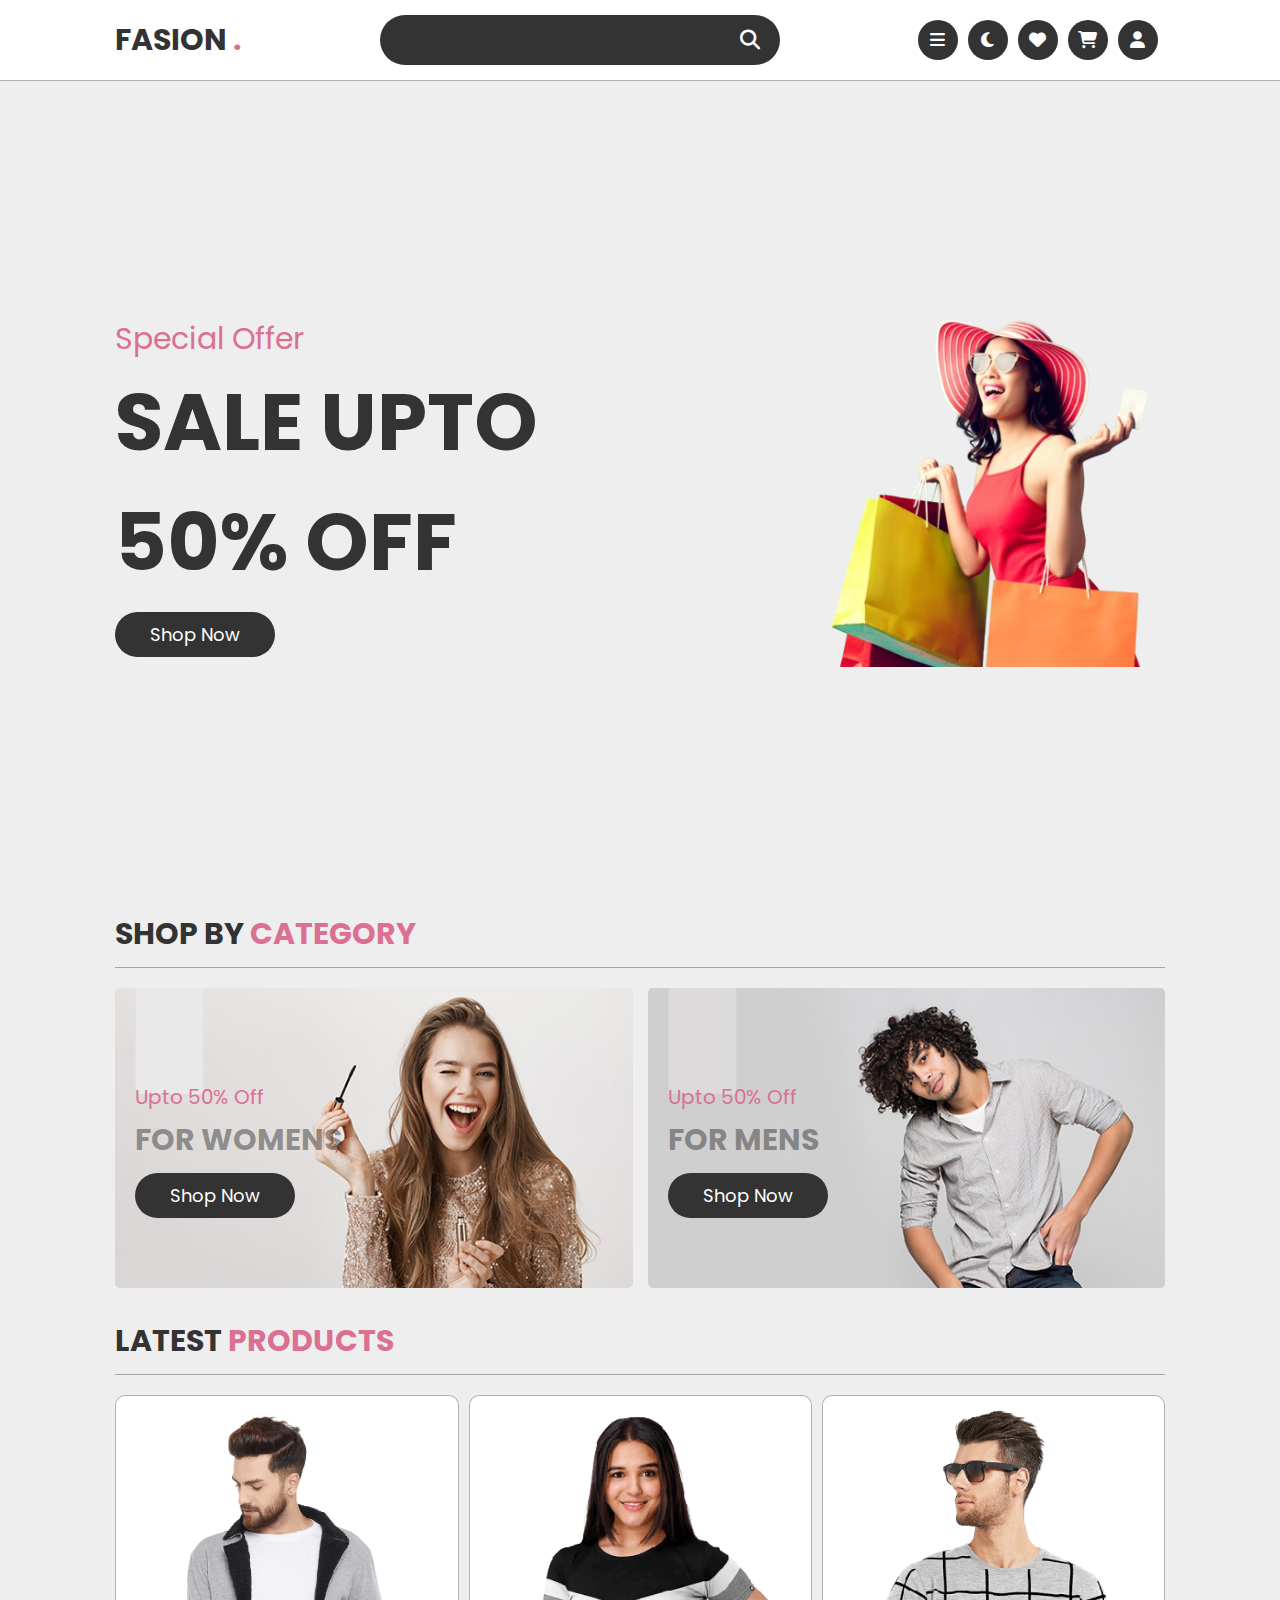
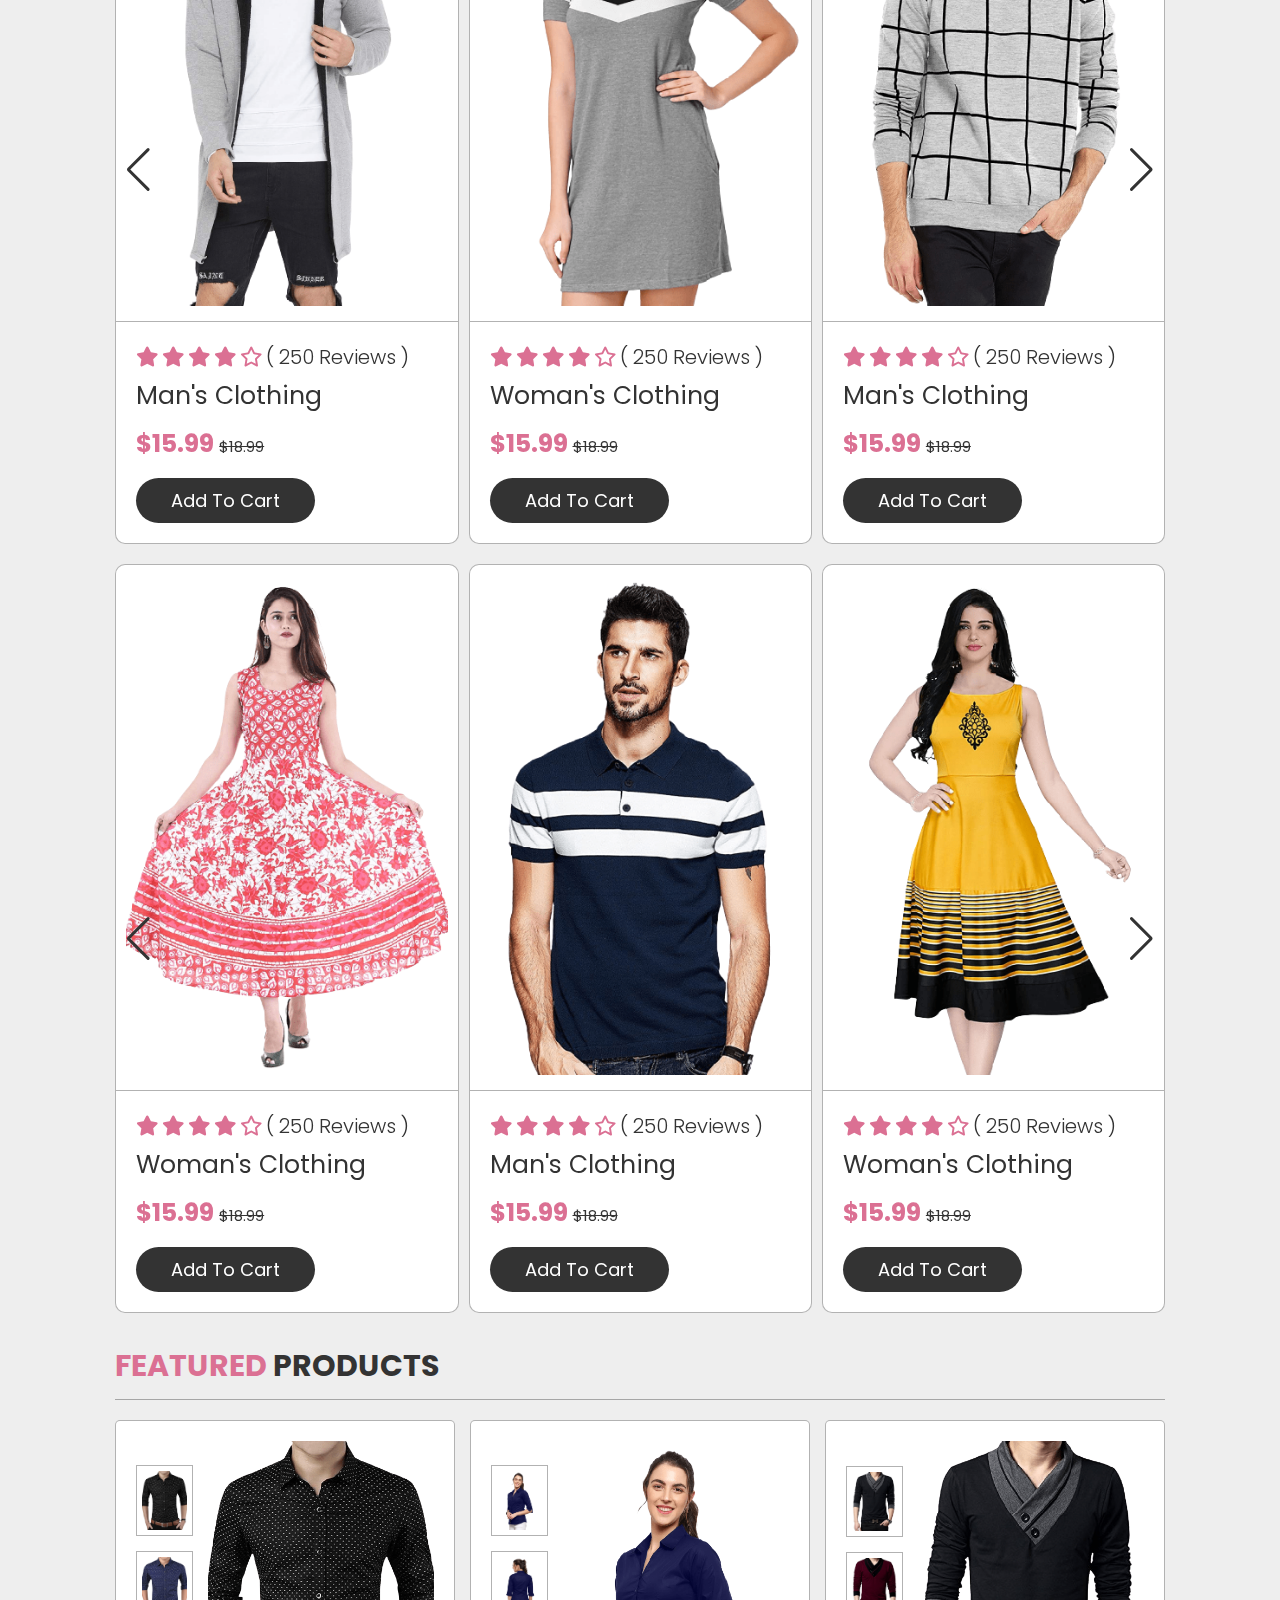
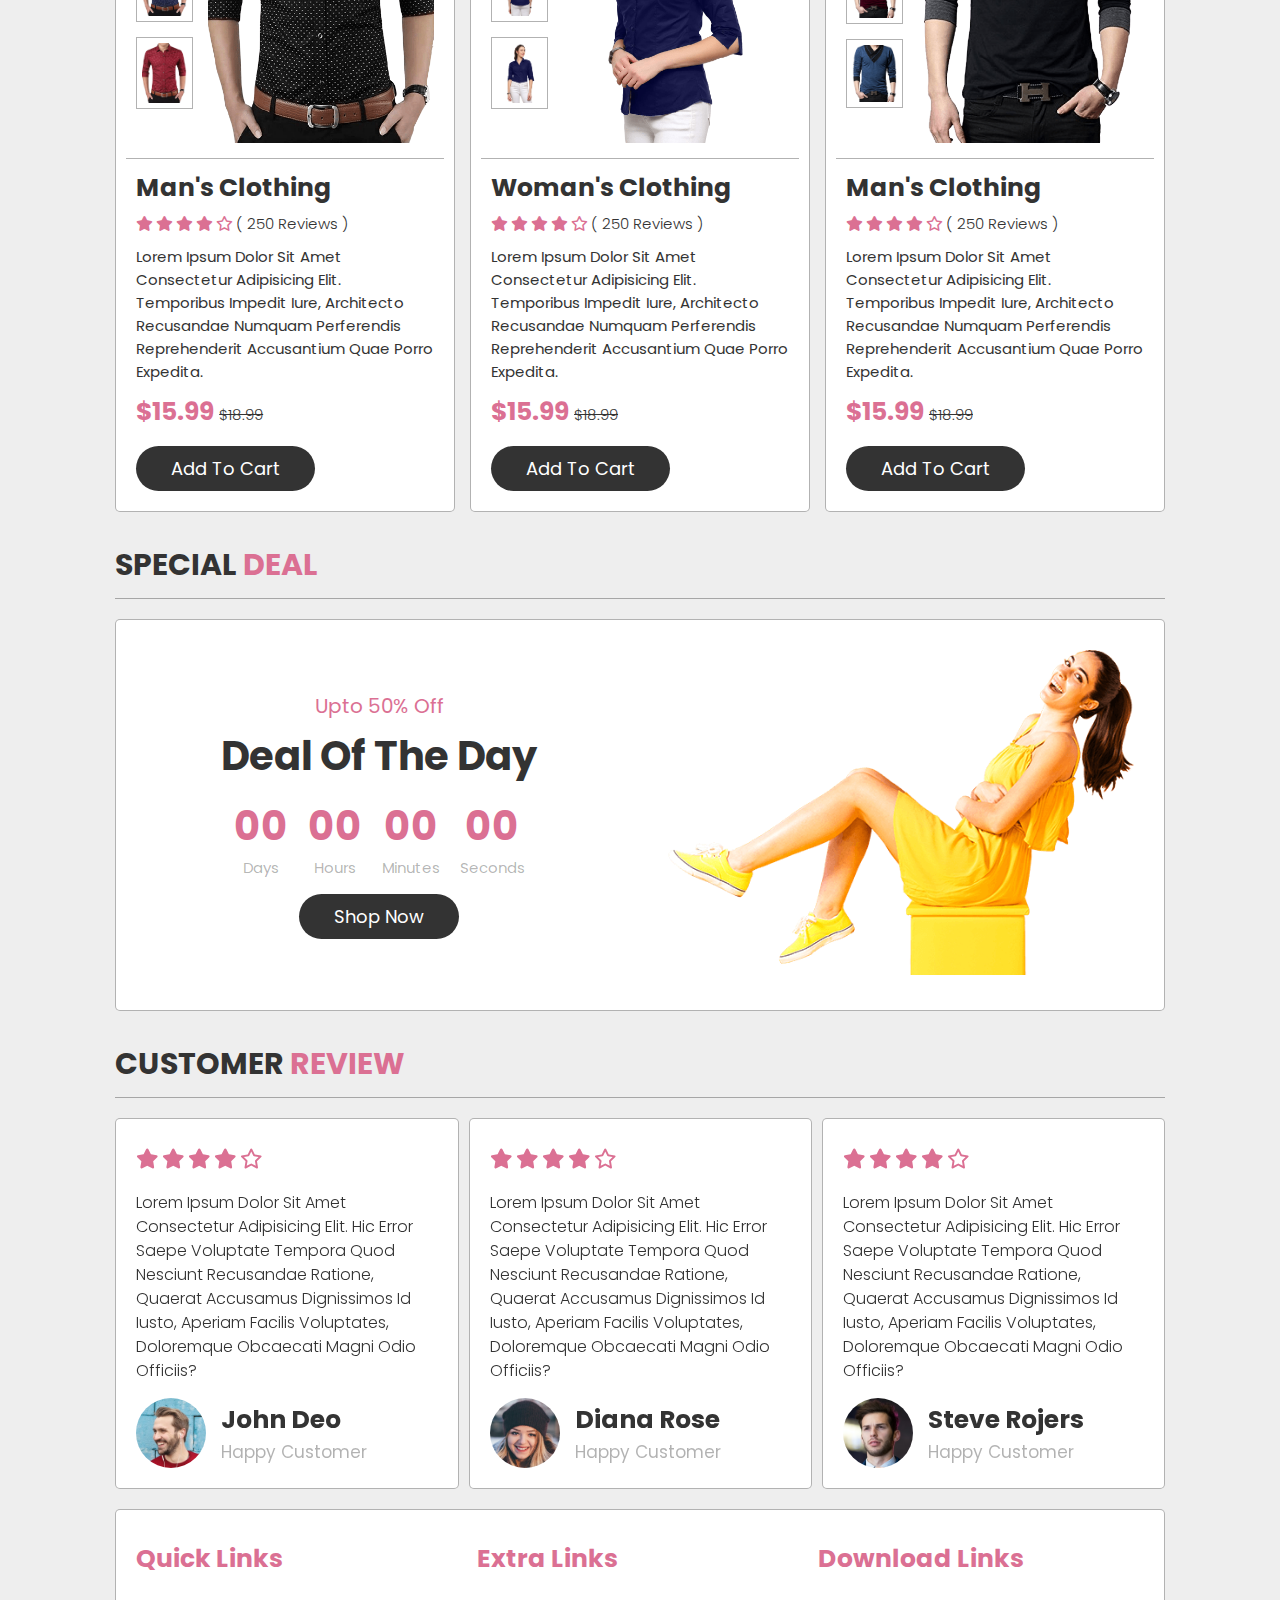
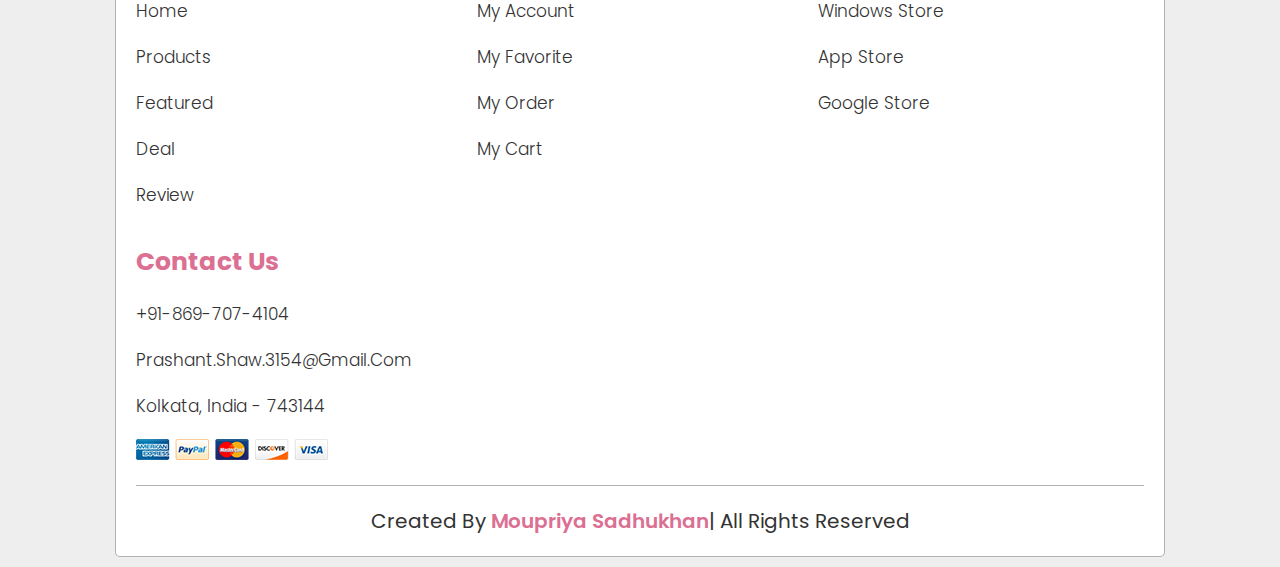
<file: index.html>
<!DOCTYPE html>
<html lang="en">

<head>
    <meta charset="UTF-8">
    <meta http-equiv="X-UA-Compatible" content="IE=edge">
    <meta name="viewport" content="width=device-width, initial-scale=1.0">
    <title>E-Commerce Website</title>

    <!-- Link Swiper's CSS -->
    <link rel="stylesheet" href="https://unpkg.com/swiper/swiper-bundle.min.css" />

    <!-- font awsome cdn link -->
    <link rel="stylesheet" href="https://cdnjs.cloudflare.com/ajax/libs/font-awesome/6.1.1/css/all.min.css">
    <!-- Swiper JS -->
    <script src="https://unpkg.com/swiper/swiper-bundle.min.js"></script>

    <!-- custom css file link -->

    <link rel="stylesheet" href="css/style.css">
</head>

<body>
    <!-- header section starts -->
    <header>
        <a href="#" class="logo">Fasion <span>.</span> </a>
        <form action="">
            <input type="search" id="search-bar">
            <label for="search-bar" class="fa-solid fa-magnifying-glass"></label>
        </form>
        <div class="icons">
            <div id="menu-bar" class="fa-solid fa-bars" onclick="showMenu()"></div>
            <div id="theme-toggler" class="fa-solid fa-moon" onclick="theme()"></div>
            <a href="#" class="fa-solid fa-heart"></a>
            <a href="#" class="fa-solid fa-cart-shopping"></a>
            <a href="contact.html" class="fa-solid fa-user"></a>
        </div>


    </header>
    <!-- header section ends -->

    <!-- navbar section -->
    <nav class="navbar" id="navId">
        <div class="user">
            <img src="images/user-img.jpg" alt="">
            <h3>Moupriya Sadhukhan</h3>
        </div>
        <div class="links">
            <a href="#home">home</a>
            <a href="#products">products</a>
            <a href="#featured">featured</a>
            <a href="#deal">deal</a>
            <a href="#review">review</a>
        </div>
        <div id="close" class="fa-solid fa-xmark" onclick="hideMenu()"></div>
    </nav>

    <!-- home section starts -->
    <section class="home" id="home">
        <div class="content">
            <span>special offer</span>
            <h3>sale upto 50% off</h3>
            <a href="#" class="btn">shop now</a>
        </div>
        <div class="image">
            <img src="images/shp.png" alt="">
        </div>
    </section>
    <!-- home section ends -->


    <!-- category section starts -->
    <section class="category">
        <h1 class="heading">shop by <span>category</span></h1>
        <div class="box-container">
            <div class="box">
                <img src="images/cat-1.jpg" alt="">
                <div class="content">
                    <span>upto 50% off</span>
                    <h3>for womens</h3>
                    <a href="#" class="btn">shop now</a>
                </div>
            </div>
            <div class="box">
                <img src="images/cat-2.jpg" alt="">
                <div class="content">
                    <span>upto 50% off</span>
                    <h3>for mens</h3>
                    <a href="#" class="btn">shop now</a>
                </div>
            </div>
        </div>
    </section>
    <!-- category section ends -->

    <!-- products sention starts -->
    <section class="products" id="products">

        <h1 class="heading"> latest <span>products</span> </h1>

        <div class="swiper mySwiper product-slider gap">
            <div class="swiper-wrapper">
                <div class="swiper-slide">
                    <div class="slide">
                        <div class="icons">
                            <a href="#" class="fas fa-heart"></a>
                            <a href="#" class="fas fa-search"></a>
                            <a href="#" class="fas fa-eye"></a>
                        </div>
                        <div class="image">
                            <img src="images/p-1.png" alt="">
                        </div>
                        <div class="content">
                            <div class="stars">
                                <i class="fas fa-star"></i>
                                <i class="fas fa-star"></i>
                                <i class="fas fa-star"></i>
                                <i class="fas fa-star"></i>
                                <i class="far fa-star"></i>
                                <span>( 250 reviews )</span>
                            </div>
                            <h3>man's clothing</h3>
                            <div class="price">$15.99 <span>$18.99</span></div>
                            <a href="#" class="btn">add to cart</a>
                        </div>
                    </div>
                </div>
                <div class="swiper-slide">
                    <div class="slide">
                        <div class="icons">
                            <a href="#" class="fas fa-heart"></a>
                            <a href="#" class="fas fa-search"></a>
                            <a href="#" class="fas fa-eye"></a>
                        </div>
                        <div class="image">
                            <img src="images/p-2.png" alt="">
                        </div>
                        <div class="content">
                            <div class="stars">
                                <i class="fas fa-star"></i>
                                <i class="fas fa-star"></i>
                                <i class="fas fa-star"></i>
                                <i class="fas fa-star"></i>
                                <i class="far fa-star"></i>
                                <span>( 250 reviews )</span>
                            </div>
                            <h3>woman's clothing</h3>
                            <div class="price">$15.99 <span>$18.99</span></div>
                            <a href="#" class="btn">add to cart</a>
                        </div>
                    </div>
                </div>
                <div class="swiper-slide">
                    <div class="slide">
                        <div class="icons">
                            <a href="#" class="fas fa-heart"></a>
                            <a href="#" class="fas fa-search"></a>
                            <a href="#" class="fas fa-eye"></a>
                        </div>
                        <div class="image">
                            <img src="images/p-3.png" alt="">
                        </div>
                        <div class="content">
                            <div class="stars">
                                <i class="fas fa-star"></i>
                                <i class="fas fa-star"></i>
                                <i class="fas fa-star"></i>
                                <i class="fas fa-star"></i>
                                <i class="far fa-star"></i>
                                <span>( 250 reviews )</span>
                            </div>
                            <h3>man's clothing</h3>
                            <div class="price">$15.99 <span>$18.99</span></div>
                            <a href="#" class="btn">add to cart</a>
                        </div>
                    </div>
                </div>
                <div class="swiper-slide">
                    <div class="slide">
                        <div class="icons">
                            <a href="#" class="fas fa-heart"></a>
                            <a href="#" class="fas fa-search"></a>
                            <a href="#" class="fas fa-eye"></a>
                        </div>
                        <div class="image">
                            <img src="images/p-4.png" alt="">
                        </div>
                        <div class="content">
                            <div class="stars">
                                <i class="fas fa-star"></i>
                                <i class="fas fa-star"></i>
                                <i class="fas fa-star"></i>
                                <i class="fas fa-star"></i>
                                <i class="far fa-star"></i>
                                <span>( 250 reviews )</span>
                            </div>
                            <h3>woman's clothing</h3>
                            <div class="price">$15.99 <span>$18.99</span></div>
                            <a href="#" class="btn">add to cart</a>
                        </div>
                    </div>
                </div>
                <div class="swiper-slide">
                    <div class="slide">
                        <div class="icons">
                            <a href="#" class="fas fa-heart"></a>
                            <a href="#" class="fas fa-search"></a>
                            <a href="#" class="fas fa-eye"></a>
                        </div>
                        <div class="image">
                            <img src="images/p-5.png" alt="">
                        </div>
                        <div class="content">
                            <div class="stars">
                                <i class="fas fa-star"></i>
                                <i class="fas fa-star"></i>
                                <i class="fas fa-star"></i>
                                <i class="fas fa-star"></i>
                                <i class="far fa-star"></i>
                                <span>( 250 reviews )</span>
                            </div>
                            <h3>man's clothing</h3>
                            <div class="price">$15.99 <span>$18.99</span></div>
                            <a href="#" class="btn">add to cart</a>
                        </div>
                    </div>
                </div>
            </div>
            <div class="swiper-button-next"></div>
            <div class="swiper-button-prev"></div>
        </div>

        <div class="swiper mySwiper product-slider">
            <div class="swiper-wrapper">
                <div class="swiper-slide">
                    <div class="slide">
                        <div class="icons">
                            <a href="#" class="fas fa-heart"></a>
                            <a href="#" class="fas fa-search"></a>
                            <a href="#" class="fas fa-eye"></a>
                        </div>
                        <div class="image">
                            <img src="images/p-6.png" alt="">
                        </div>
                        <div class="content">
                            <div class="stars">
                                <i class="fas fa-star"></i>
                                <i class="fas fa-star"></i>
                                <i class="fas fa-star"></i>
                                <i class="fas fa-star"></i>
                                <i class="far fa-star"></i>
                                <span>( 250 reviews )</span>
                            </div>
                            <h3>woman's clothing</h3>
                            <div class="price">$15.99 <span>$18.99</span></div>
                            <a href="#" class="btn">add to cart</a>
                        </div>
                    </div>
                </div>
                <div class="swiper-slide">
                    <div class="slide">
                        <div class="icons">
                            <a href="#" class="fas fa-heart"></a>
                            <a href="#" class="fas fa-search"></a>
                            <a href="#" class="fas fa-eye"></a>
                        </div>
                        <div class="image">
                            <img src="images/p-7.png" alt="">
                        </div>
                        <div class="content">
                            <div class="stars">
                                <i class="fas fa-star"></i>
                                <i class="fas fa-star"></i>
                                <i class="fas fa-star"></i>
                                <i class="fas fa-star"></i>
                                <i class="far fa-star"></i>
                                <span>( 250 reviews )</span>
                            </div>
                            <h3>man's clothing</h3>
                            <div class="price">$15.99 <span>$18.99</span></div>
                            <a href="#" class="btn">add to cart</a>
                        </div>
                    </div>
                </div>
                <div class="swiper-slide">
                    <div class="slide">
                        <div class="icons">
                            <a href="#" class="fas fa-heart"></a>
                            <a href="#" class="fas fa-search"></a>
                            <a href="#" class="fas fa-eye"></a>
                        </div>
                        <div class="image">
                            <img src="images/p-8.png" alt="">
                        </div>
                        <div class="content">
                            <div class="stars">
                                <i class="fas fa-star"></i>
                                <i class="fas fa-star"></i>
                                <i class="fas fa-star"></i>
                                <i class="fas fa-star"></i>
                                <i class="far fa-star"></i>
                                <span>( 250 reviews )</span>
                            </div>
                            <h3>woman's clothing</h3>
                            <div class="price">$15.99 <span>$18.99</span></div>
                            <a href="#" class="btn">add to cart</a>
                        </div>
                    </div>
                </div>
                <div class="swiper-slide">
                    <div class="slide">
                        <div class="icons">
                            <a href="#" class="fas fa-heart"></a>
                            <a href="#" class="fas fa-search"></a>
                            <a href="#" class="fas fa-eye"></a>
                        </div>
                        <div class="image">
                            <img src="images/p-9.png" alt="">
                        </div>
                        <div class="content">
                            <div class="stars">
                                <i class="fas fa-star"></i>
                                <i class="fas fa-star"></i>
                                <i class="fas fa-star"></i>
                                <i class="fas fa-star"></i>
                                <i class="far fa-star"></i>
                                <span>( 250 reviews )</span>
                            </div>
                            <h3>man's clothing</h3>
                            <div class="price">$15.99 <span>$18.99</span></div>
                            <a href="#" class="btn">add to cart</a>
                        </div>
                    </div>
                </div>
                <div class="swiper-slide">
                    <div class="slide">
                        <div class="icons">
                            <a href="#" class="fas fa-heart"></a>
                            <a href="#" class="fas fa-search"></a>
                            <a href="#" class="fas fa-eye"></a>
                        </div>
                        <div class="image">
                            <img src="images/p-10.png" alt="">
                        </div>
                        <div class="content">
                            <div class="stars">
                                <i class="fas fa-star"></i>
                                <i class="fas fa-star"></i>
                                <i class="fas fa-star"></i>
                                <i class="fas fa-star"></i>
                                <i class="far fa-star"></i>
                                <span>( 250 reviews )</span>
                            </div>
                            <h3>woman's clothing</h3>
                            <div class="price">$15.99 <span>$18.99</span></div>
                            <a href="#" class="btn">add to cart</a>
                        </div>
                    </div>
                </div>
            </div>
            <div class="swiper-button-next"></div>
            <div class="swiper-button-prev"></div>
        </div>

    </section>
    <!-- products section ends -->

    <!-- featured section stars -->
    <section class="featured" id="featured">
        <h1 class="heading"> <span>featured</span> products</h1>
        <div class="box-container">
            <div class="box">
                <div class="image-container">
                    <div class="small-image">
                        <img src="images/f-1-1.png" class="small-image-1" alt="">
                        <img src="images/f-1-2.png" class="small-image-1" alt="">
                        <img src="images/f-1-3.png" class="small-image-1" alt="">
                    </div>
                    <div class="big-image">
                        <img src="images/f-1-1.png" class="big-image-1" alt="">
                    </div>
                </div>
                <div class="content">
                    <h3>man's clothing</h3>
                    <div class="stars">
                        <i class="fas fa-star"></i>
                        <i class="fas fa-star"></i>
                        <i class="fas fa-star"></i>
                        <i class="fas fa-star"></i>
                        <i class="far fa-star"></i>
                        <span>( 250 reviews )</span>
                    </div>
                    <p>Lorem ipsum dolor sit amet consectetur adipisicing elit. Temporibus impedit iure, architecto
                        recusandae numquam perferendis reprehenderit accusantium quae porro expedita.</p>
                    <div class="price">$15.99 <span>$18.99</span></div>
                    <a href="#" class="btn">add to cart</a>
                </div>
            </div>

            <div class="box">
                <div class="image-container">
                    <div class="small-image">
                        <img src="images/f-2-1.png" class="small-image-2" alt="">
                        <img src="images/f-2-2.png" class="small-image-2" alt="">
                        <img src="images/f-2-3.png" class="small-image-2" alt="">
                    </div>
                    <div class="big-image">
                        <img src="images/f-2-1.png" class="big-image-2" alt="">
                    </div>
                </div>
                <div class="content">
                    <h3>woman's clothing</h3>
                    <div class="stars">
                        <i class="fas fa-star"></i>
                        <i class="fas fa-star"></i>
                        <i class="fas fa-star"></i>
                        <i class="fas fa-star"></i>
                        <i class="far fa-star"></i>
                        <span>( 250 reviews )</span>
                    </div>
                    <p>Lorem ipsum dolor sit amet consectetur adipisicing elit. Temporibus impedit iure, architecto
                        recusandae numquam perferendis reprehenderit accusantium quae porro expedita.</p>
                    <div class="price">$15.99 <span>$18.99</span></div>
                    <a href="#" class="btn">add to cart</a>
                </div>
            </div>

            <div class="box">
                <div class="image-container">
                    <div class="small-image">
                        <img src="images/f-3-1.png" class="small-image-3" alt="">
                        <img src="images/f-3-2.png" class="small-image-3" alt="">
                        <img src="images/f-3-3.png" class="small-image-3" alt="">
                    </div>
                    <div class="big-image">
                        <img src="images/f-3-1.png" class="big-image-3" alt="">
                    </div>
                </div>
                <div class="content">
                    <h3>man's clothing</h3>
                    <div class="stars">
                        <i class="fas fa-star"></i>
                        <i class="fas fa-star"></i>
                        <i class="fas fa-star"></i>
                        <i class="fas fa-star"></i>
                        <i class="far fa-star"></i>
                        <span>( 250 reviews )</span>
                    </div>
                    <p>Lorem ipsum dolor sit amet consectetur adipisicing elit. Temporibus impedit iure, architecto
                        recusandae numquam perferendis reprehenderit accusantium quae porro expedita.</p>
                    <div class="price">$15.99 <span>$18.99</span></div>
                    <a href="#" class="btn">add to cart</a>
                </div>
            </div>

        </div>
    </section>
    <!-- featured sention ends -->

    <!-- deal section stars -->
    <section class="deal" id="deal">
        <h1 class="heading">special <span>deal</span></h1>
        <div class="row">
            <div class="content">
                <span class="discount">upto 50% off</span>
                <h3 class="text">deal of the day</h3>
                <div class="count-down">
                    <div class="box">
                        <h3 id="days">00</h3>
                        <span>days</span>
                    </div>
                    <div class="box">
                        <h3 id="hours">00</h3>
                        <span>hours</span>
                    </div>
                    <div class="box">
                        <h3 id="minutes">00</h3>
                        <span>minutes</span>
                    </div>
                    <div class="box">
                        <h3 id="seconds">00</h3>
                        <span>seconds</span>
                    </div>
                </div>
                <a href="#" class="btn">shop now</a>
            </div>
            <div class="image">
                <img src="images/counter-img.png" alt="">
            </div>
        </div>
    </section>
    <!-- deal section ends -->

    <!-- review section starts -->
    <section class="review" id="review">

        <h1 class="heading">customer <span>review</span></h1>

        <div class="swiper mySwiper review-slider">
            <div class="swiper-wrapper">
                <div class="swiper-slide">
                    <div class="slide">
                        <div class="stars">
                            <i class="fas fa-star"></i>
                            <i class="fas fa-star"></i>
                            <i class="fas fa-star"></i>
                            <i class="fas fa-star"></i>
                            <i class="far fa-star"></i>
                        </div>
                        <p>Lorem ipsum dolor sit amet consectetur adipisicing elit. Hic error saepe voluptate tempora quod nesciunt recusandae ratione, quaerat accusamus dignissimos id iusto, aperiam facilis voluptates, doloremque obcaecati magni odio officiis?
                        </p>
                        <div class="user">
                            <img src="images/pic-1.png" alt="">
                            <div class="user-info">
                                <h3>john deo</h3>
                                <span>happy customer</span>
                            </div>
                        </div>
                    </div>
                </div>

                <div class="swiper-slide">
                    <div class="slide">
                        <div class="stars">
                            <i class="fas fa-star"></i>
                            <i class="fas fa-star"></i>
                            <i class="fas fa-star"></i>
                            <i class="fas fa-star"></i>
                            <i class="far fa-star"></i>
                        </div>
                        <p>Lorem ipsum dolor sit amet consectetur adipisicing elit. Hic error saepe voluptate tempora quod nesciunt recusandae ratione, quaerat accusamus dignissimos id iusto, aperiam facilis voluptates, doloremque obcaecati magni odio officiis?
                        </p>
                        <div class="user">
                            <img src="images/pic-2.png" alt="">
                            <div class="user-info">
                                <h3>diana rose</h3>
                                <span>happy customer</span>
                            </div>
                        </div>
                    </div>
                </div>

                <div class="swiper-slide">
                    <div class="slide">
                        <div class="stars">
                            <i class="fas fa-star"></i>
                            <i class="fas fa-star"></i>
                            <i class="fas fa-star"></i>
                            <i class="fas fa-star"></i>
                            <i class="far fa-star"></i>
                        </div>
                        <p>Lorem ipsum dolor sit amet consectetur adipisicing elit. Hic error saepe voluptate tempora quod nesciunt recusandae ratione, quaerat accusamus dignissimos id iusto, aperiam facilis voluptates, doloremque obcaecati magni odio officiis?
                        </p>
                        <div class="user">
                            <img src="images/pic-3.png" alt="">
                            <div class="user-info">
                                <h3>steve rojers</h3>
                                <span>happy customer</span>
                            </div>
                        </div>
                    </div>
                </div>

                <div class="swiper-slide">
                    <div class="slide">
                        <div class="stars">
                            <i class="fas fa-star"></i>
                            <i class="fas fa-star"></i>
                            <i class="fas fa-star"></i>
                            <i class="fas fa-star"></i>
                            <i class="far fa-star"></i>
                        </div>
                        <p>Lorem ipsum dolor sit amet consectetur adipisicing elit. Hic error saepe voluptate tempora quod nesciunt recusandae ratione, quaerat accusamus dignissimos id iusto, aperiam facilis voluptates, doloremque obcaecati magni odio officiis?
                        </p>
                        <div class="user">
                            <img src="images/pic-4.png" alt="">
                            <div class="user-info">
                                <h3>natalia starr</h3>
                                <span>happy customer</span>
                            </div>
                        </div>
                    </div>
                </div>
            </div>
        </div>

    </section>
    <!-- review section ends -->

    <!-- footer section starts -->
<section class="footer">
    <div class="footer-container">
        <div class="box-container">
            <div class="box">
                <h3>quick links</h3>
                <a href="#home">home</a>
                <a href="#products">products</a>
                <a href="#featured">featured</a>
                <a href="#deal">deal</a>
                <a href="#review">review</a>
            </div>

            <div class="box">
                <h3>extra links</h3>
                <a href="#">my account</a>
                <a href="#">my favorite</a>
                <a href="#">my order</a>
                <a href="#">my cart</a>
            </div>

            <div class="box">
                <h3>download links</h3>
                <a href="#">windows store</a>
                <a href="#">app store</a>
                <a href="#">google store</a>
            </div>

            <div class="box">
                <h3>contact us</h3>
                <a href="#">+91-869-707-4104</a>
                <a href="#">prashant.shaw.3154@gmail.com</a>
                <a href="#">Kolkata, India - 743144</a>
                <img src="images/payment.png" alt="">
            </div>
        </div>
        <div class="credit">created by <span>Moupriya Sadhukhan</span>| all rights reserved</div>
    </div>
</section>


    <!-- footer section ends -->








    <script>
        // ---------for product swiper--------
        var swiper = new Swiper(".product-slider", {
            slidesPerView: 3,
            loop: true,
            spaceBetween: 10,
            autoplay: {
                delay: 2500,
                disableOnInteraction: false,
            },
            navigation: {
                nextEl: ".swiper-button-next",
                prevEl: ".swiper-button-prev",
            },
            breakpoints: {
                0: {
                    slidesPerView: 1,
                },
                550: {
                    slidesPerView: 2,
                },
                800: {
                    slidesPerView: 3,
                },
                1000: {
                    slidesPerView: 3,
                },
            },
        });

        // -----------for review swiper----------------
        var swiper = new Swiper(".review-slider", {
            slidesPerView: 3,
            loop: true,
            spaceBetween: 10,
            autoplay: {
                delay: 3000,
                disableOnInteraction: false,
            },
            breakpoints: {
                0: {
                    slidesPerView: 1,
                },
                550: {
                    slidesPerView: 2,
                },
                800: {
                    slidesPerView: 3,
                },
                1000: {
                    slidesPerView: 3,
                },
            },
        });
    </script>

    <!-- custom JS file link -->
    <script src="js/script.js"></script>


</body>

</html>
</file>
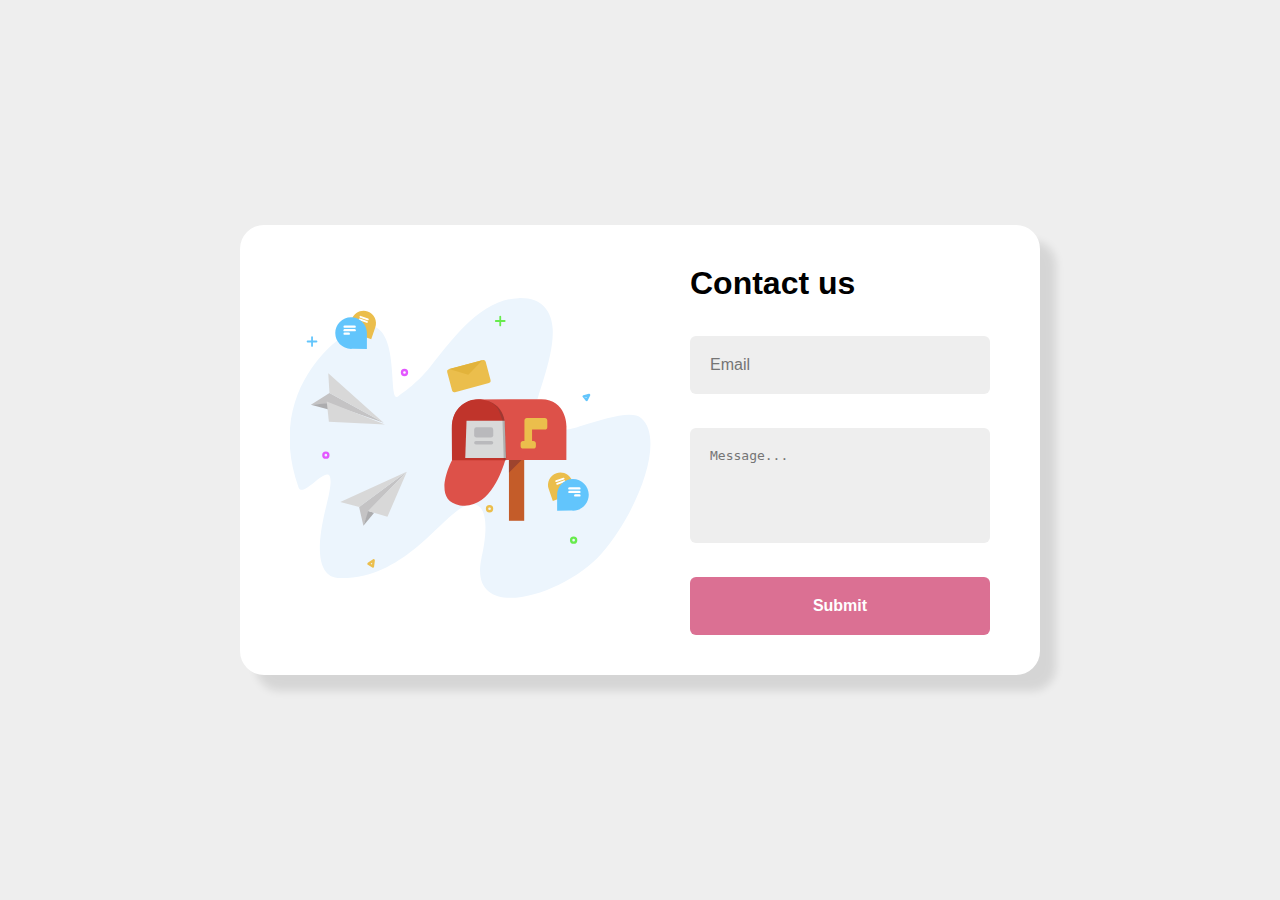
<file: contact.html>
<!DOCTYPE html>
<html lang="en">
<head>
	<meta charset="UTF-8">
	<meta name="viewport" content="width=device-width, initial-scale=1.0">
	<title>Document</title>
</head>
<link rel="stylesheet" href="css/contact.css">
<body>
	<div class="container">
    <div class="picture-container">
    <div class="picture">
      
  <svg width="400px" height="300px" viewBox="-150 -99 1230 1022" version="1.1" xmlns="http://www.w3.org/2000/svg" xmlns:xlink="http://www.w3.org/1999/xlink">
      <!-- Generator: Sketch 40 (33762) - http://www.bohemiancoding.com/sketch -->
      <desc>Created with Sketch.</desc>
      <defs></defs>
      <path d="M436.612844,783.873989 C383.646464,1018.56651 721.019595,913.998104 845.173614,771.175243 C969.327632,628.352383 1062.8876,382.230412 980.489795,310.603094 C947.305347,281.756293 855.841203,313.393833 782.453276,334.918921 C762.737736,340.701598 647.28515,389.857308 620.73246,284.637931 C613.357636,255.413983 684.801981,108.205582 678.469226,4.83555972 C674.811257,-54.8737311 640.6213,-101.236496 562.120181,-98.4819349 C432.84531,-93.9457513 336.174606,42.3294163 261.018224,135.816995 C211.526825,197.379713 160.232117,228.107983 154.506663,233.912672 C103.126466,286.003925 194.073335,-151.19202 -57.3286154,47.7276753 C-100.69372,82.0399523 -290.558853,254.241782 -187.455608,545.707939 C-168.397037,599.585276 -34.1223694,378.890577 -92.7241774,609.425338 C-151.325985,839.960099 -77.3777541,854.175414 -49.1572726,855.085459 C182.866272,862.567681 310.654632,621.150197 393.96853,604.731975 C484.706615,586.850709 437.18152,781.354203 436.612844,783.873989" id="Oval-3" stroke="none" fill="#ECF5FD" fill-rule="evenodd"></path>
      <g id="Group-4" stroke="none" stroke-width="1" fill="none" fill-rule="evenodd" transform="translate(309.607565, 246.015556)">
          <g id="Group" transform="translate(219.949939, 206.152341)">
              <rect id="Rectangle" fill="#C45C29" x="0" y="0" width="51.9438969" height="207.775588"></rect>
              <polyline id="Path-2" fill="#9D442E" points="0.423450417 43.4042126 43.827663 0 0 5.36734073e-15 0 43.4042126"></polyline>
          </g>
          <g id="Group-2">
              <path d="M209.358451,207.159511 L415.552485,207.210454 L415.801615,90.0805128 C415.801615,90.0805128 415.552485,0.352910154 330.165128,0.0604725468 L107.548569,0.352910154 C107.548569,0.352910154 28.0867597,9.32633809 26.2852539,92.0527975 L26.2852539,207.00888 C26.2852539,207.00888 -47.3581603,346.027515 53.0707655,361.443917 C153.499691,376.86032 195.838426,245.591888 207.274305,208.138509" id="Path" fill="#DD5149"></path>
              <path d="M208.188164,207.511499 L205.66206,82.4502236 C205.66206,82.4502236 205.679141,48.7904447 180.99674,24.9616992 C170.012526,14.3573803 151.7979,4.36510328 132.324212,1.32491429 C69.0915993,-8.54682046 40.9713602,39.9843818 40.9713602,39.9843818 C40.9713602,39.9843818 24.4633041,59.9760928 25.1832043,101.217271 L25.9031045,207.511499 L208.188164,207.511499 Z" id="Path-3" fill="#C0342B"></path>
              <path d="M272.705459,142.034093 L272.705459,95.0174105 L272.705459,72.1195338 C272.705459,67.7005456 276.28148,64.1182478 280.713973,64.1182478 L342.61279,64.1182478 C347.03577,64.1182478 350.621304,67.6961155 350.621304,72.1195338 L350.621304,95.0748844 C350.621304,99.4938727 347.045283,103.07617 342.61279,103.07617 L298.677407,103.07617 L298.677407,142.034093 L303.660984,142.034093 C308.080586,142.034093 311.663382,145.618113 311.663382,150.038457 L311.663382,160.001678 C311.663382,164.422366 308.072573,168.006042 303.660984,168.006042 L267.721882,168.006042 C263.30228,168.006042 259.719485,164.422022 259.719485,160.001678 L259.719485,150.038457 C259.719485,145.617769 263.310293,142.034093 267.721882,142.034093 L272.705459,142.034093 Z" id="Combined-Shape" fill="#EBBE4C"></path>
          </g>
          <g id="Group-3" transform="translate(75.480975, 73.046105)">
              <polygon id="Rectangle-5" fill="#D8D9D9" points="129.859742 0 134.289561 127.424872 -4.4298182 127.424872 1.15463195e-14 0"></polygon>
              <rect id="Rectangle-6" fill="#B9B9BC" x="25.9719485" y="22.4441536" width="64.9298712" height="34.7522379" rx="8"></rect>
              <rect id="Rectangle-7" fill="#B9B9BC" x="25.9719485" y="69.5044757" width="64.9298712" height="11.5840793" rx="5.79203964"></rect>
          </g>
          <path d="M147.715457,4.86974034 C147.715457,4.86974034 171.579726,10.2345093 189.234803,35.6507535 C195.86833,45.2003785 202.660924,57.2239502 205.477747,73.3753864 L211.33563,207.463746 L202.334855,207.874349 L197.938857,73.3753864 C197.938857,73.3753864 187.849736,38.6466143 179.525544,27.7498049 C170.408027,15.814492 147.715457,4.86974034 147.715457,4.86974034 Z" id="Path-5" fill="#4A4545" opacity="0.276002799"></path>
      </g>
      <g id="Group-5" stroke="none" stroke-width="1" fill="none" fill-rule="evenodd" transform="translate(70.978138, 587.241235) rotate(-4.000000) translate(-70.978138, -587.241235) translate(-45.895630, 499.779829)">
          <polygon id="Path-4" fill="#C4C3C4" points="73.3792876 174.623857 96.101811 124.353228 233.404545 0.718245716 63.3066244 109.44151"></polygon>
          <polygon id="Path-6" fill="#ACACAE" points="113.150288 132.656947 93.3796106 125.022865 73.4033432 174.641444"></polygon>
          <path d="M233.963311,0.857657671 L157.220647,149.673724 L92.4998072,125.369429 L233.963311,0.857657671 Z M233.21569,1.03465208 L63.808804,109.852948 L0.457700449,87.8785403 L233.21569,1.03465208 Z" id="Combined-Shape" fill="#D8D8D8"></path>
      </g>
      <g id="Group-5-Copy" stroke="none" stroke-width="1" fill="none" fill-rule="evenodd" transform="translate(-36.307363, 262.315812) rotate(65.000000) translate(36.307363, -262.315812) translate(-153.181132, 162.250703)">
          <polygon id="Path-4" fill="#C4C3C4" points="73.3792876 199.788179 96.101811 142.273258 233.404545 0.821749137 63.3066244 125.212673"></polygon>
          <polygon id="Path-6" fill="#ACACAE" points="113.150288 151.773591 93.3796106 143.039393 73.4033432 199.8083"></polygon>
          <path d="M240.857351,-0.553966448 L151.371701,168.65514 L85.6057673,146.023345 L240.857351,-0.553966448 Z M233.21569,1.18375152 L63.808804,125.683402 L0.457700449,100.542353 L233.21569,1.18375152 Z" id="Combined-Shape" fill="#D8D8D8"></path>
      </g>
      <g id="Group-6" stroke="none" stroke-width="1" fill="none" fill-rule="evenodd" transform="translate(393.333857, 167.066937) rotate(-15.000000) translate(-393.333857, -167.066937) translate(325.157492, 126.442576)">
          <rect id="Rectangle-8" fill="#EBBE4C" x="0" y="0" width="135.839842" height="81.0119948" rx="8"></rect>
          <polygon id="Triangle-3" fill="#E2B33B" points="8.9780459 0 126.187699 0 67.3765614 35.517421"></polygon>
      </g>
      <g id="quirks" stroke="none" stroke-width="1" fill="none" fill-rule="evenodd" transform="translate(-159.510754, -38.864254)">
          <ellipse id="Oval" stroke="#EBBE4C" stroke-width="8" cx="622.920951" cy="657.820757" rx="8.52204559" ry="8.52204559"></ellipse>
          <ellipse id="Oval-Copy-3" stroke="#67EB4C" stroke-width="8" cx="909.424008" cy="764.955045" rx="8.52204559" ry="8.52204559"></ellipse>
          <ellipse id="Oval-Copy" stroke="#E358FF" stroke-width="8" cx="65.3356829" cy="475.205495" rx="8.52204559" ry="8.52204559"></ellipse>
          <ellipse id="Oval-Copy-2" stroke="#E357FF" stroke-width="8" cx="333.171401" cy="193.572178" rx="8.52204559" ry="8.52204559"></ellipse>
          <polygon id="Triangle-4" stroke="#EBBE4C" stroke-width="8" stroke-linejoin="round" transform="translate(223.196432, 841.653455) rotate(32.000000) translate(-223.196432, -841.653455) " points="223.196432 831.913974 232.124289 851.392936 214.268575 851.392936"></polygon>
          <polygon id="Triangle-4-Copy" stroke="#62C5FC" stroke-width="8" stroke-linejoin="round" transform="translate(955.445574, 275.745990) rotate(51.000000) translate(-955.445574, -275.745990) " points="955.445574 267.080647 963.569333 284.411333 947.321815 284.411333"></polygon>
          <path d="M21.305114,85.0175501 L21.305114,72.8507269 C21.305114,71.1647005 19.9424533,69.7996115 18.2615263,69.7996115 C16.5840195,69.7996115 15.2179386,71.1656424 15.2179386,72.8507269 L15.2179386,85.0175501 L3.0511154,85.0175501 C1.365089,85.0175501 0,86.3802107 0,88.0611378 C0,89.7386445 1.36603089,91.1047255 3.0511154,91.1047255 L15.2179386,91.1047255 L15.2179386,103.271549 C15.2179386,104.957575 16.5805992,106.322664 18.2615263,106.322664 C19.939033,106.322664 21.305114,104.956633 21.305114,103.271549 L21.305114,91.1047255 L33.4719371,91.1047255 C35.1579635,91.1047255 36.5230525,89.7420648 36.5230525,88.0611378 C36.5230525,86.383631 35.1570216,85.0175501 33.4719371,85.0175501 L21.305114,85.0175501 Z" id="Combined-Shape" fill="#62C5FC"></path>
          <path d="M662.487592,15.2179386 L662.487592,3.0511154 C662.487592,1.365089 661.124931,0 659.444004,0 C657.766497,0 656.400416,1.36603089 656.400416,3.0511154 L656.400416,15.2179386 L644.233593,15.2179386 C642.547567,15.2179386 641.182478,16.5805992 641.182478,18.2615263 C641.182478,19.939033 642.548509,21.305114 644.233593,21.305114 L656.400416,21.305114 L656.400416,33.4719371 C656.400416,35.1579635 657.763077,36.5230525 659.444004,36.5230525 C661.121511,36.5230525 662.487592,35.1570216 662.487592,33.4719371 L662.487592,21.305114 L674.654415,21.305114 C676.340441,21.305114 677.70553,19.9424533 677.70553,18.2615263 C677.70553,16.5840195 676.339499,15.2179386 674.654415,15.2179386 L662.487592,15.2179386 Z" id="Combined-Shape-Copy" fill="#67EB4C"></path>
      </g>
      <g id="messages" stroke="none" stroke-width="1" fill="none" fill-rule="evenodd" transform="translate(-62.115947, -67.271073)">
          <g id="Group-7-Copy" transform="translate(96.509547, 54.875541) rotate(19.000000) translate(-96.509547, -54.875541) translate(53.899319, 11.859502)">
              <path d="M47.8225032,84.9233289 C46.0315469,85.1558727 44.2055358,85.2757866 42.3517053,85.2757866 C18.9615043,85.2757866 2.30944941e-12,66.1861515 2.30944941e-12,42.6378933 C2.30944941e-12,19.0896351 18.9615043,1.41845856e-12 42.3517053,1.41845856e-12 C65.7419063,1.41845856e-12 84.7034106,19.0896351 84.7034106,42.6378933 C84.7034106,43.4859105 84.6788203,44.3281455 84.6303183,45.1639151 L84.7552994,85.736566 L47.8225032,84.9233289 Z" id="Combined-Shape" fill="#EBBE4C"></path>
              <rect id="Rectangle-10" fill="#FFFFFF" x="21.9601435" y="22.1085373" width="32.9402152" height="6.31672493" rx="3.15836247"></rect>
              <rect id="Rectangle-10-Copy" fill="#FFFFFF" x="21.9601435" y="31.5836247" width="32.9402152" height="6.31672493" rx="3.15836247"></rect>
              <rect id="Rectangle-10-Copy-2" fill="#FFFFFF" x="21.9601435" y="41.0587121" width="17.2543985" height="6.31672493" rx="3.15836247"></rect>
          </g>
          <g id="Group-7" transform="translate(0.000000, 33.919094)">
              <path d="M59.2911524,107.479029 C57.5242989,107.653623 55.7323765,107.743005 53.9195591,107.743005 C24.1406089,107.743005 0,83.6239118 0,53.8715025 C0,24.1190932 24.1406089,0 53.9195591,0 C83.6985094,0 107.839118,24.1190932 107.839118,53.8715025 C107.839118,54.7826904 107.816476,55.6885947 107.771723,56.5886843 L107.750633,108.38039 L59.2911524,107.479029 Z" id="Combined-Shape" fill="#62C5FC"></path>
              <rect id="Rectangle-10" fill="#FFFFFF" x="27.9582899" y="27.9333717" width="41.9374349" height="7.98096333" rx="3.99048167"></rect>
              <rect id="Rectangle-10-Copy" fill="#FFFFFF" x="27.9582899" y="39.9048167" width="41.9374349" height="7.98096333" rx="3.99048167"></rect>
              <rect id="Rectangle-10-Copy-2" fill="#FFFFFF" x="27.9582899" y="51.8762616" width="21.9672278" height="7.98096333" rx="3.99048167"></rect>
          </g>
      </g>
      <g id="messages-copy" stroke="none" stroke-width="1" fill="none" fill-rule="evenodd" transform="translate(725.970364, 555.244067) scale(-1, 1) translate(-725.970364, -555.244067) translate(650.489389, 483.821209)">
          <g id="Group-7-Copy" transform="translate(96.509547, 54.875541) rotate(19.000000) translate(-96.509547, -54.875541) translate(53.899319, 11.859502)">
              <path d="M47.8225032,84.9233289 C46.0315469,85.1558727 44.2055358,85.2757866 42.3517053,85.2757866 C18.9615043,85.2757866 2.30944941e-12,66.1861515 2.30944941e-12,42.6378933 C2.30944941e-12,19.0896351 18.9615043,1.41845856e-12 42.3517053,1.41845856e-12 C65.7419063,1.41845856e-12 84.7034106,19.0896351 84.7034106,42.6378933 C84.7034106,43.4859105 84.6788203,44.3281455 84.6303183,45.1639151 L84.7552994,85.736566 L47.8225032,84.9233289 Z" id="Combined-Shape" fill="#EBBE4C"></path>
              <rect id="Rectangle-10" fill="#FFFFFF" x="21.9601435" y="22.1085373" width="32.9402152" height="6.31672493" rx="3.15836247"></rect>
              <rect id="Rectangle-10-Copy" fill="#FFFFFF" x="21.9601435" y="31.5836247" width="32.9402152" height="6.31672493" rx="3.15836247"></rect>
              <rect id="Rectangle-10-Copy-2" fill="#FFFFFF" x="21.9601435" y="41.0587121" width="17.2543985" height="6.31672493" rx="3.15836247"></rect>
          </g>
          <g id="Group-7" transform="translate(0.000000, 33.919094)">
              <path d="M59.2911524,107.479029 C57.5242989,107.653623 55.7323765,107.743005 53.9195591,107.743005 C24.1406089,107.743005 0,83.6239118 0,53.8715025 C0,24.1190932 24.1406089,0 53.9195591,0 C83.6985094,0 107.839118,24.1190932 107.839118,53.8715025 C107.839118,54.7826904 107.816476,55.6885947 107.771723,56.5886843 L107.750633,108.38039 L59.2911524,107.479029 Z" id="Combined-Shape" fill="#62C5FC"></path>
              <rect id="Rectangle-10" fill="#FFFFFF" x="27.9582899" y="27.9333717" width="41.9374349" height="7.98096333" rx="3.99048167"></rect>
              <rect id="Rectangle-10-Copy" fill="#FFFFFF" x="27.9582899" y="39.9048167" width="41.9374349" height="7.98096333" rx="3.99048167"></rect>
              <rect id="Rectangle-10-Copy-2" fill="#FFFFFF" x="27.9582899" y="51.8762616" width="21.9672278" height="7.98096333" rx="3.99048167"></rect>
          </g>
      </g>
  </svg>
    </div>
    </div>
    <div class="contact-form-container">
    <form class="contact-form">
      <span class="form-header">Contact us</span>
      <input type="email" class="email-input" placeholder="Email" />
      <textarea name="feedback" cols="30" rows="5" class="message" placeholder="Message..."></textarea>
      <button class="submit" type="submit">Submit</button>
    </form>
      </div>
  </div>

  
        
        
</body>
</html>
</file>
<file: css/style.css>
@import url('https://fonts.googleapis.com/css2?family=Poppins:wght@200;300;400;600;700&family=Ubuntu:wght@300;400;500;700&display=swap');

:root {
    --orange:#DB7093;
    --white-color: #fff;
    --black-color: #333;
    --light-color: rgba(0, 0, 0, 0.3);

}

* {
    font-family: 'Poppins', sans-serif;
    /* font-family: 'Ubuntu', sans-serif; */
    margin: 0;
    padding: 0;
    box-sizing: border-box;
    text-decoration: none;
    text-transform: capitalize;
    outline: none;
    border: none;
    transition: 0.2s linear;
}

html {
    font-size: 62.5%;
    overflow-x: hidden;
    scroll-padding-top: 7.5rem;
    scroll-behavior: smooth;
}

html::-webkit-scrollbar {
    width: 1rem;
}

html::-webkit-scrollbar-track {
    background: var(--white-color);
}

html::-webkit-scrollbar-thumb {
    background: var(--black-color);
    border-radius: 5rem;
}

body {
    background: #eee;
}

.btn {
    display: inline-block;
    margin-top: 1rem;
    border-radius: 5rem;
    background: var(--black-color);
    color: var(--white-color);
    font-size: 1.8rem;
    padding: .9rem 3.5rem;
    cursor: pointer;
}

.btn:hover {
    background: var(--orange);
    color: var(--white-color);
}

header {
    width: 100%;
    display: flex;
    align-items: center;
    justify-content: space-between;
    background: var(--white-color);
    border-bottom: 0.1rem solid var(--light-color);
    padding: 1.5rem 9%;
}

header .logo {
    text-transform: uppercase;
    font-weight: bolder;
    color: var(--black-color);
    font-size: 3rem;
}

header .logo span {
    color: var(--orange);
}

header form {
    display: flex;
    align-items: center;
    width: 40rem;
    border-radius: 5rem;
    height: 5rem;
    background: var(--black-color);
    overflow: hidden;
}

header form input {
    width: 100%;
    height: 100%;
    background: none;
    font-size: 1.7rem;
    color: var(--white-color);
    padding: 0 2rem;
    text-transform: none;
}

header form label {
    font-size: 2rem;
    padding-right: 2rem;
    color: var(--white-color);
    cursor: pointer;
}

header form label:hover {
    color: var(--orange);
}

header .icons div,
header .icons a {
    height: 4rem;
    width: 4rem;
    font-size: 1.7rem;
    line-height: 4rem;
    background: var(--black-color);
    color: var(--white-color);
    text-align: center;
    border-radius: 50%;
    cursor: pointer;
    margin-right: 0.7rem;
}

header .icons div:hover,
header .icons a:hover {
    background: var(--orange);
    color: var(--white-color);
    transform: rotate(360deg);
}

body {
    height: 200rem;
}

body.active {
    --white-color: #111;
    --black-color: #fff;
    --light-color: rgba(255, 255, 255, 0.3);
    background: #222;
}

header.active {
    position: fixed;
    top: 0;
    left: 0;
    z-index: 100;
}

.navbar {
    position: fixed;
    top: 0;
    left: -120%;
    height: 100%;
    background: var(--white-color);
    padding: 3rem;
    width: 30rem;
    z-index: 1000;
}

.navbar.active {
    left: 0;
    box-shadow: 0 0 0 100vw var(--light-color);
}

.navbar .user {
    text-align: center;
    margin: 3rem auto;
}

.navbar .user img {
    height: 15rem;
    width: 15rem;
    border-radius: 50%;
    border: 0.5rem solid var(--white-color);
    object-fit: cover;
    box-shadow: 5rem 2rem 0 -3rem var(--orange),
        -5rem -2rem 0 -3rem var(--orange),
        0 0.5rem 1rem rgba(0, 0, 0, 0.3);
}

.navbar .user h3 {
    padding-top: 0.5rem;
    color: var(--black-color);
    font-weight: 500;
    font-size: 2rem;
}

.navbar .links a {
    display: block;
    border-bottom: 0.1rem solid var(--light-color);
    font-size: 2rem;
    padding: 1.5rem 0;
    color: var(--black-color);
}

.navbar .links a:last-child {
    border: none;
}

.navbar .links a:hover {
    letter-spacing: .2rem;
    color: var(--orange);
}

.navbar #close {
    position: absolute;
    top: 1rem;
    right: 2rem;
    font-size: 3rem;
    cursor: pointer;
    color: var(--black-color);
}

.navbar #close:hover {
    color: var(--orange);
}

section {
    padding: 1rem 9%;
}

.home {
    min-height: 90vh;
    display: flex;
    align-items: center;
    flex-wrap: wrap-reverse;
    gap: 1.5rem;
}

.home .content {
    flex: 1 1 40rem;
}

.home .image {
    flex: 1 1 40rem;
    text-align: center;
}

.home .image img {
    width: 45vw;
}

.home .content span {
    color: var(--orange);
    font-size: 3rem;
}

.home .content h3 {
    color: var(--black-color);
    font-size: 8rem;
    text-transform: uppercase;
}

.heading {
    padding: 1rem 0;
    margin-bottom: 2rem;
    border-bottom: .1rem solid var(--light-color);
    font-size: 3rem;
    color: var(--black-color);
    text-transform: uppercase;
}

.heading span {
    color: var(--orange);
    text-transform: uppercase;
}

.category .box-container {
    display: flex;
    flex-wrap: wrap;
    gap: 1.5rem;
}

.category .box-container .box {
    height: 30rem;
    flex: 1 1 40rem;
    border-radius: .5rem;
    position: relative;
    overflow: hidden;
}

.category .box-container .box img {
    height: 100%;
    width: 100%;
    object-fit: cover;
}

.category .box-container .box:hover img {
    transform: scale(1.1);
}

.category .box-container .content {
    position: absolute;
    bottom: 7rem;
    left: 2rem;
}

.category .box-container .content span {
    font-size: 2rem;
    color: var(--orange);
}

.category .box-container .content h3 {
    font-size: 3rem;
    color: #3337;
    text-transform: uppercase;
    padding-top: .5rem;
}

.products {
    size: 50%;
}

.products .product-slider .slide {
    overflow: hidden;
    position: relative;
    border: .1rem solid var(--light-color);
    border-radius: 1rem;
    background: var(--white-color);
}

.products .product-slider .image {
    padding: 1rem;
}

.products .product-slider .image img {
    height: 50rem;
    width: 100%;
    object-fit: cover;
}

.products .product-slider .slide .content {
    padding: 2rem;
    border-top: .1rem solid var(--light-color);
}

.products .product-slider .slide .icons {
    position: absolute;
    top: 0;
    right: -7rem;
}

.products .product-slider .slide:hover .icons {
    right: 1rem;
}

.products .product-slider .slide .icons a {
    height: 5rem;
    width: 5rem;
    line-height: 5rem;
    text-align: center;
    font-size: 2rem;
    border-radius: 50%;
    background: var(--black-color);
    color: var(--white-color);
    display: block;
    margin: 1rem;

}

.products .product-slider .slide .icons a:hover {
    background: var(--orange);
    color: var(--white-color);
}

.products .product-slider .slide .content .stars i {
    font-size: 2rem;
    color: var(--orange);
}

.products .product-slider .slide .content .stars span {
    font-size: 2rem;
    color: var(--black-color);
    font-weight: 300;
}

.products .product-slider .slide .content h3 {
    color: var(--black-color);
    font-weight: normal;
    font-size: 2.5rem;
    padding: .5rem 0;
}

.products .product-slider .slide .content .price {
    color: var(--orange);
    font-weight: bolder;
    font-size: 2.5rem;
    padding: .5rem 0;
}

.products .product-slider .slide .content .price span {
    color: var(--black-color);
    font-weight: normal;
    font-size: 1.5rem;
    padding: .5rem 0;
    text-decoration: line-through;
}

.products .product-slider .swiper-button-next,
.products .product-slider .swiper-button-prev {
    color: var(--black-color)
}

.products .gap {
    margin-bottom: 2rem;
}

.featured .box-container {
    display: flex;
    flex-wrap: wrap;
    gap: 1.5rem;
}

.featured .box-container .box {
    flex: 1 1 27rem;
    background: var(--white-color);
    border: .1rem solid var(--light-color);
    border-radius: .5rem;
    padding: 1rem;
}

.featured .box-container .box .image-container {
    display: flex;
    gap: 1.5rem;
    align-items: center;
    padding: 1rem;
}

.featured .box-container .box .image-container .small-image {
    width: 20%;
}

.featured .box-container .box .image-container .big-image {
    width: 80%;
}

.featured .box-container .box .image-container .small-image img {
    width: 100%;
    padding: .5rem;
    margin-bottom: 1rem;
    border: .1rem solid var(--light-color);
    cursor: pointer;
}

.featured .box-container .box .image-container .big-image img {
    width: 100%;
}

.featured .box-container .box .content {
    padding: 1rem;
    border-top: .1rem solid var(--light-color);
}

.featured .box-container .box .content h3 {
    font-size: 2.5rem;
    color: var(--black-color);
}

.featured .box-container .box .content .stars {
    padding: .5rem 0;
}

.featured .box-container .box .content .stars i {
    font-size: 1.5rem;
    color: var(--orange);
}

.featured .box-container .box .content .stars span {
    font-size: 1.5rem;
    color: var(--black-color);
    font-weight: 300;
}

.featured .box-container .box .content p {
    color: var(--black-color);
    font-size: 1.5rem;
    padding: .5rem 0;
}

.featured .box-container .box .content .price {
    color: var(--orange);
    font-size: 2.5rem;
    padding: .5rem 0;
    font-weight: bolder;
}

.featured .box-container .box .content .price span {
    color: var(--black-color);
    font-size: 1.5rem;
    text-decoration: line-through;
    font-weight: 300;
}

.deal .row {
    display: flex;
    align-items: center;
    flex-wrap: wrap;
    gap: 1.5rem;
    text-align: center;
    border: .1rem solid var(--light-color);
    background: var(--white-color);
    border-radius: .5rem;
    padding: 1rem;
}

.deal .row .content {
    flex: 1 1 40rem;
    padding: 1rem;
}

.deal .row .image {
    flex: 1 1 40rem;
    padding: 2rem;
}

.deal .row .image img {
    width: 100%;
}

.deal .row .discount {
    font-size: 2rem;
    color: var(--orange);
}

.deal .row .text {
    font-size: 4rem;
    color: var(--black-color);
    padding: .5rem 0;
}

.deal .row .count-down {
    display: flex;
    gap: 2rem;
    justify-content: center;
    padding: .5rem 0;
}

.deal .row .count-down h3 {
    color: var(--orange);
    font-size: 4rem;
}

.deal .row .count-down span {
    color: var(--light-color);
    font-size: 1.5rem;
}

.review .review-slider .slide{
    background: var(--white-color);
    border-radius: .5rem;
    border: .1rem solid var(--light-color);
    padding: 2rem;
}
.review .review-slider .slide .stars{
    padding: 1rem 0;
}
.review .review-slider .slide .stars i{
    font-size: 2rem;
    color: var(--orange);
}
.review .review-slider .slide p{
    color: var(--black-color);
    font-size: 1.6rem;
    font-weight: 300;
    line-height: 1.5;
    padding: 1rem 0;
}
.review .review-slider .slide .user{
    padding-top: .5rem;
    display: flex;
    align-items: center;
}
.review .review-slider .slide .user img{
    margin-right: 1.5rem;
    height: 7rem;
    width: 7rem;
    border-radius: 50%;
    object-fit: cover;
}
.review .review-slider .slide .user h3{
    color: var(--black-color);
    font-size: 2.5rem;
}
.review .review-slider .slide .user span{
    color: var(--light-color);
    font-size: 1.7rem;
}
.footer .footer-container {
    width: 100%;
    background: var(--white-color);
    border: .1rem solid var(--light-color);
    border-radius: .5rem;
    padding: 2rem;
}
.footer .footer-container .box-container{
    display: flex;
    flex-wrap: wrap;
    gap: 1.5rem;
}
.footer .footer-container .box-container .box{
    flex: 1 1 25rem;
}
.footer .footer-container .box-container .box h3{
    color: var(--orange);
    font-size: 2.5rem;
    padding: 1rem 0;
}
.footer .footer-container .box-container .box a{
    display: block;
    color: var(--black-color);
    font-size: 1.7rem;
    padding: 1rem 0;
    font-weight: 300;
}
.footer .footer-container .box-container .box a:hover{
    color: var(--orange);
}
.footer .footer-container .box-container .box img{
    margin-top: 1rem;
}
.footer .footer-container .credit {
    font-size: 2rem;
    margin-top: 2rem;
    padding-top: 2rem;
    border-top: .1rem solid var(--light-color);
    color: var(--black-color);
    text-align: center;
}
.footer .footer-container .credit span{
    color: var(--orange);
    font-weight: 600;
}










/* media queries */

@media(max-width: 991px) {
    html {
        font-size: 55%;
    }

    header {
        padding: 1.5rem;
    }

    section {
        padding: 1.5rem;
    }

    .home .content h3 {
        font-size: 5rem;
    }
}

@media(max-width: 768px) {
    header {
        flex-flow: column;
    }

    header form {
        width: 100%;
        margin: 2rem 0;
    }

    header.active {
        transform: translateY(-13.5rem);
    }

    .home .content {
        text-align: center;
    }

    .home .image img {
        width: 100%;
    }
}

@media(max-width: 450px) {
    html {
        font-size: 50%;
    }

    .heading {
        text-align: center;
        font-size: 2.5rem;
        border-bottom: none;
    }
}
</file>
<file: css/contact.css>
html, body {
    background:  #eee;
    margin: 0;
    height: 100%;
    display: flex;
    flex-direction: column;
    justify-content: center;
    align-items: center;
    font-family: 'Montserrat', sans-serif;
  }
  
  .container {
    background: #fff;
    width: 800px;
    height: 450px;
    border-radius: 24px;
    box-shadow: 16px 16px 8px rgba(0, 0, 0, .1);
    display: flex;
    justify-content: center;
    align-items: center;
  }
  
  .picture-container {
  /*   border: 1px solid blue; */
    width: 50%;
    height: 100%;
    align-self: flex-start;
    display: flex;
    justify-content: center;
    align-items: center;
  }
  
  .contact-form-container {
    height: 90%;
    width: 300px;
  }
  
  .contact-form {
    height: 100%;
    width: 100%;
    display: flex;
    flex-wrap: wrap;
    align-content: space-around;
  }
  
  .form-header {
    font-size: 2em;
    font-weight: 700;
    align-self: flex-start;
  }
  
  .email-input {
    border: none;
    outline: none;
    background: #eee;
    padding: 20px;
    border-radius: 6px;
    width: 100%;
    font-size: 100%;
  }
  
  .message {
    border: none;
    outline: none;
    resize: none;
    background: #eee;
    padding: 20px;
    border-radius: 6px;
    width: 100%;
    font-size: 100%;
  }
  
  .submit {
    border: none;
    outline: none;
    color: #fff;
    width: 100%;
    padding: 20px;
    background: #DB7093;
    font-size: 100%;
    font-weight: 600;
    border-radius: 6px;
    transition: transform 300ms 0s cubic-bezier(0, 0.23, 0.29, 2.45);
  }
  
  .submit:hover {
    cursor: pointer;
    background:#bf5578;
    transform: translateY(-2px);
  }
</file>
